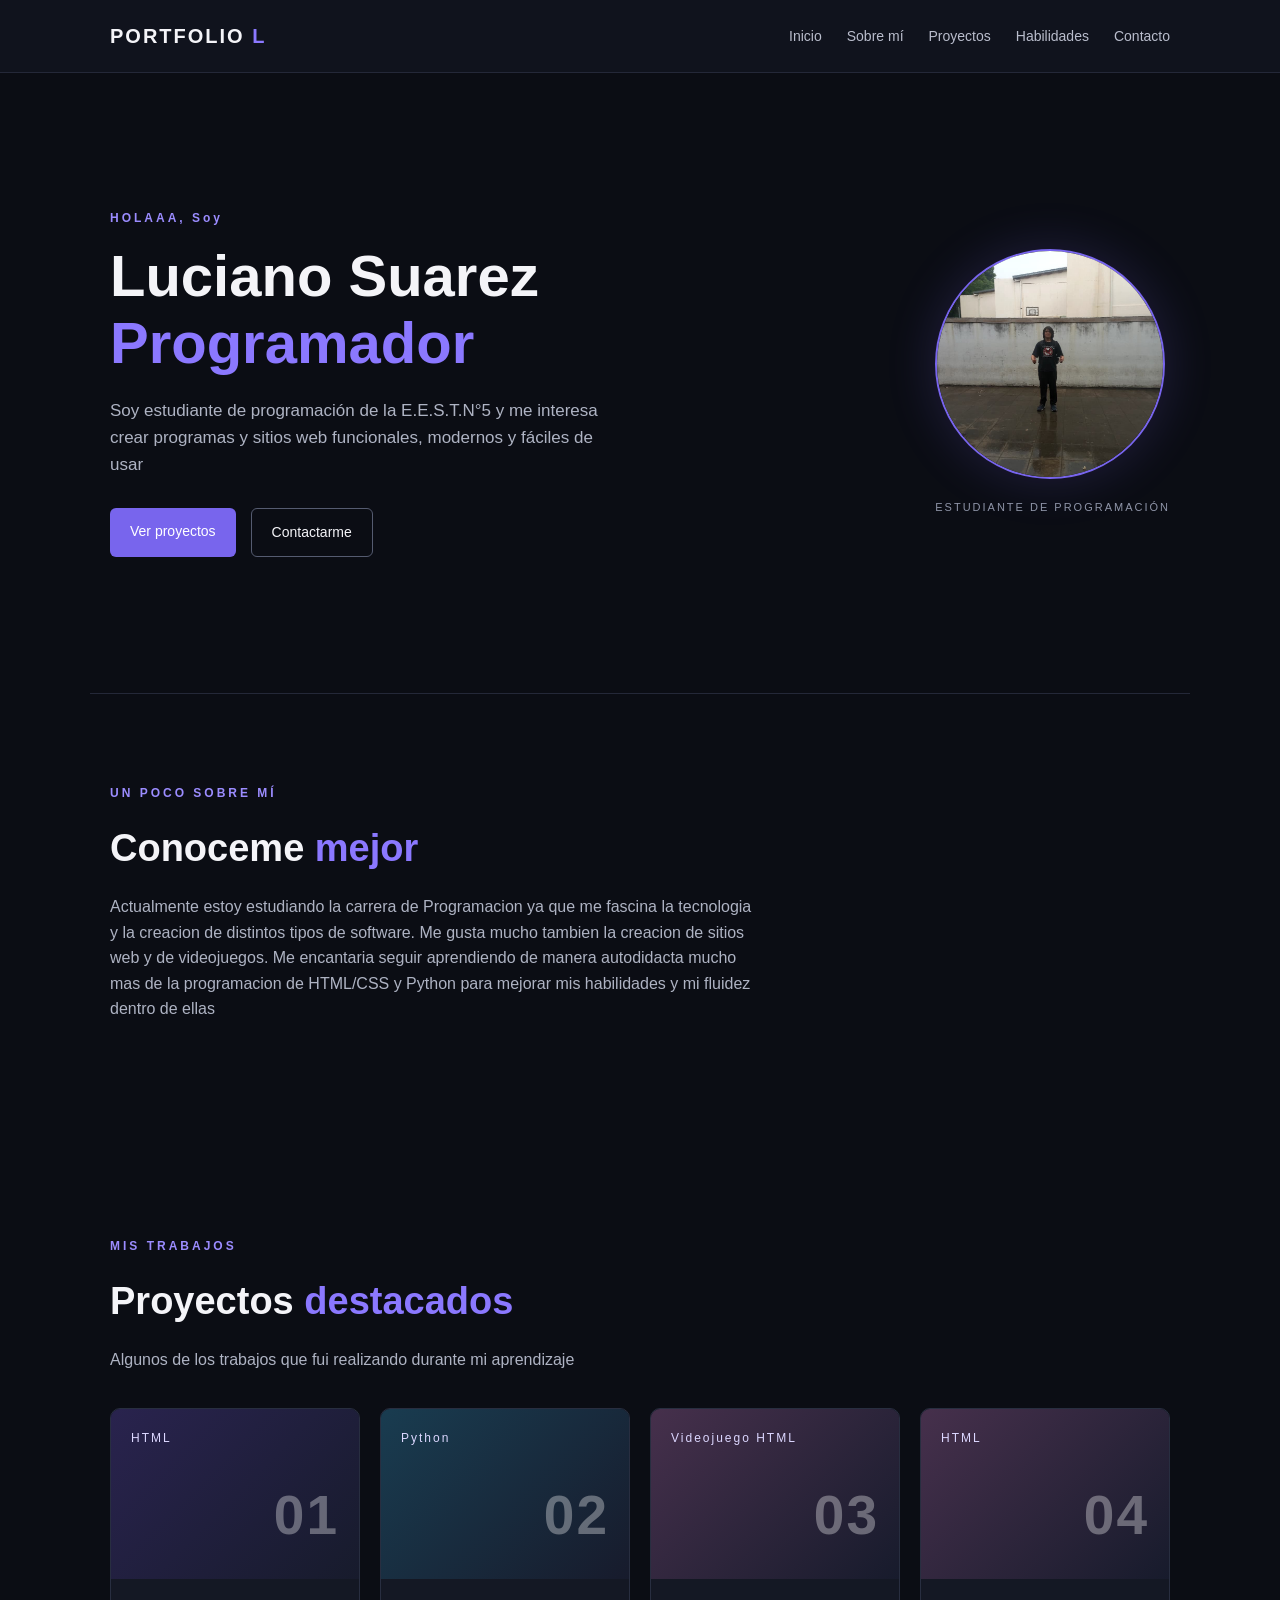
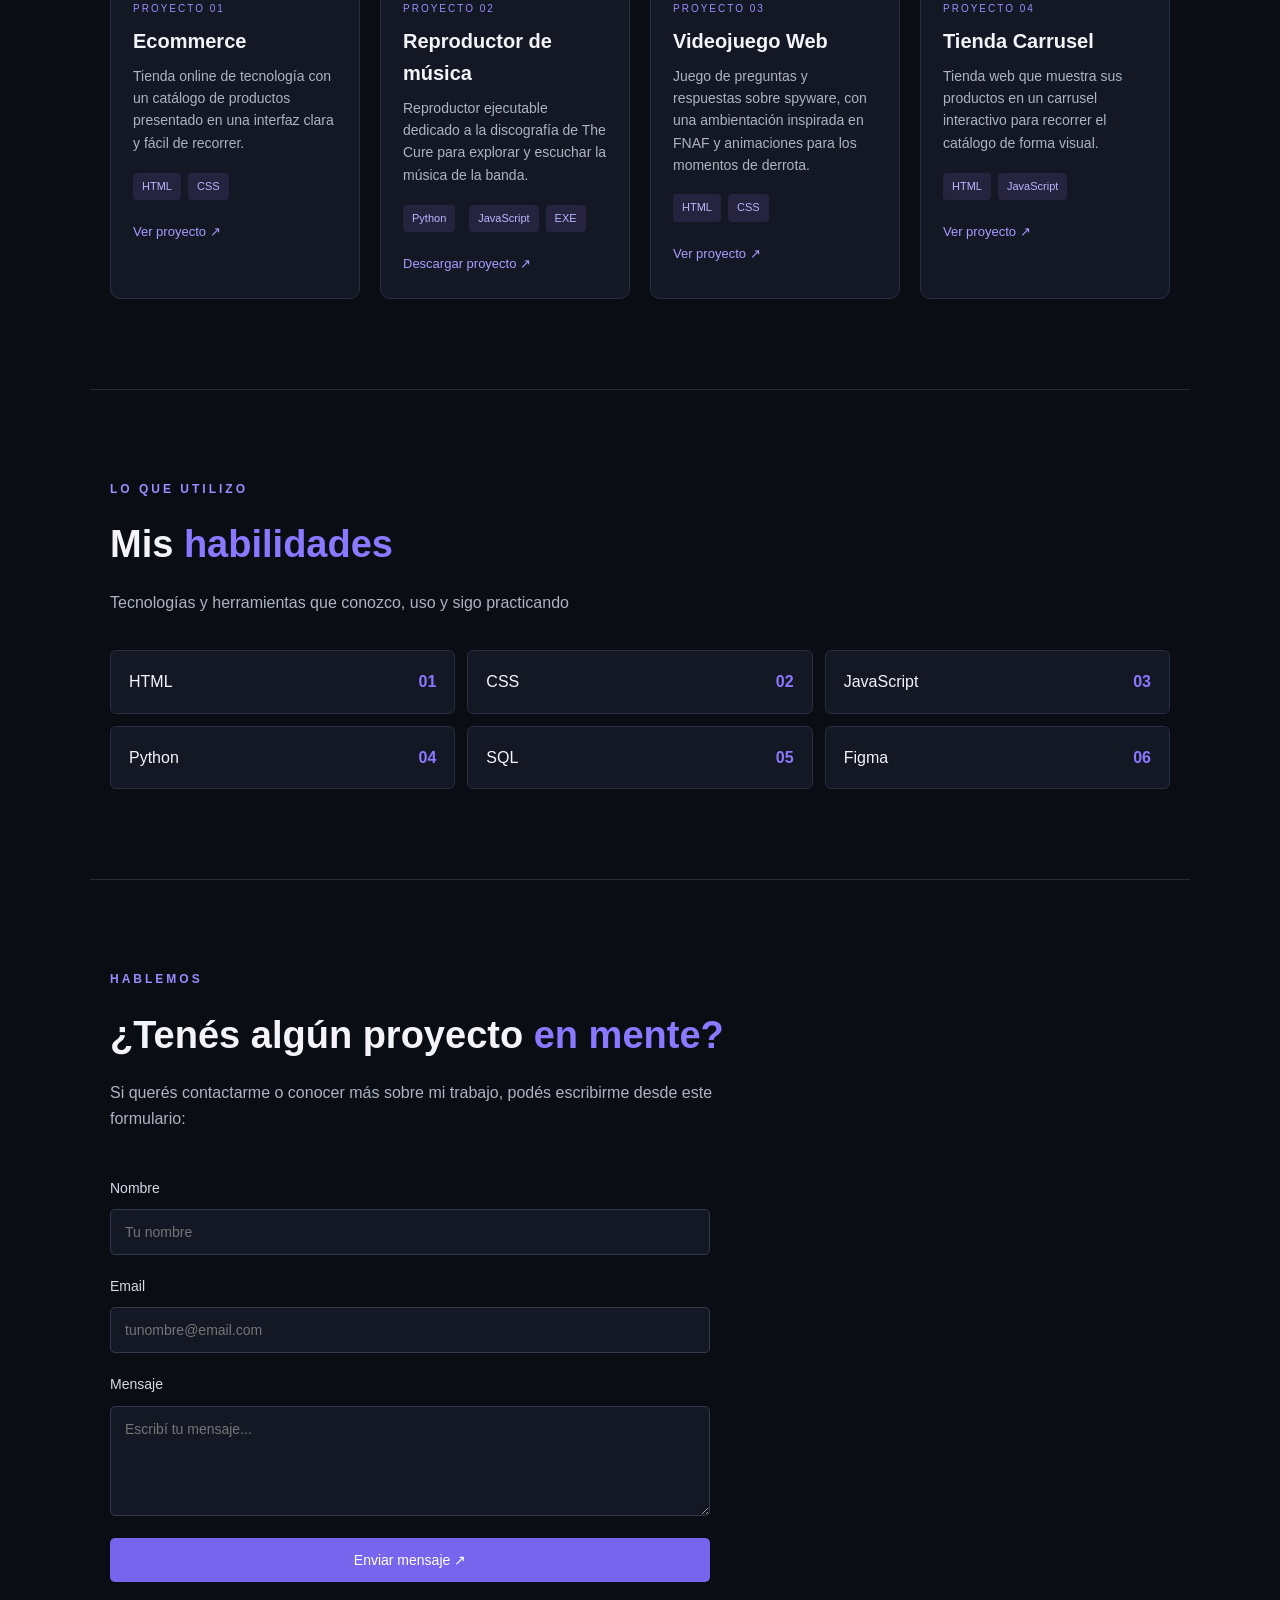
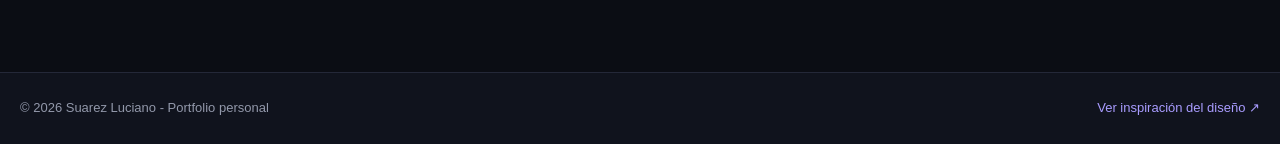
<file: index.html>
<!DOCTYPE html>
<html lang="es">
<head>
    <meta charset="UTF-8">
    <meta name="viewport" content="width=device-width, initial-scale=1.0">
    <title>Luciano | Mi Portfolio</title>
    <link rel="stylesheet" href="style.css">
</head>
<body>

    <header>
        <nav class="navegacion">
            <a class="logo" href="index.html">PORTFOLIO<span> L</span></a>

            <div class="menu">
                <a href="#inicio">Inicio</a>
                <a href="#sobre-mi">Sobre mí</a>
                <a href="#proyectos">Proyectos</a>
                <a href="#habilidades">Habilidades</a>
                <a href="#contacto">Contacto</a>
            </div>
        </nav>
    </header>

    <main>
        <!-- Inicio -->
        <section id="inicio" class="hero">
            <div class="hero-texto">
                <p class="etiqueta">HOLAAA, Soy</p>
                <h1>Luciano Suarez<br><span>Programador</span></h1>
                <p class="descripcion">
                    Soy estudiante de programación de la E.E.S.T.N°5 y me interesa crear programas y sitios web
                    funcionales, modernos y fáciles de usar
                </p>
                <div class="botones">
                    <a class="boton principal" href="#proyectos">Ver proyectos</a>
                    <a class="boton secundario" href="#contacto">Contactarme</a>
                </div>
            </div>

            <div class="hero-lado">
                <div class="circulo">
                    <img src="yo.png" alt="Foto_Luciano">
                </div>
                <p>ESTUDIANTE DE PROGRAMACIÓN</p>
            </div>
        </section>

        <!-- Sobre mi xd -->
        <section id="sobre-mi" class="seccion sobre-mi">
            <p class="etiqueta">UN POCO SOBRE MÍ</p>
            <h2>Conoceme <span>mejor</span></h2>
            <p class="texto-seccion">
                Actualmente estoy estudiando la carrera de Programacion ya que me fascina la tecnologia y la creacion de distintos tipos de software.
                Me gusta mucho tambien la creacion de sitios web y de videojuegos.
                Me encantaria seguir aprendiendo de manera autodidacta mucho mas de la programacion de HTML/CSS y Python para mejorar mis habilidades y mi fluidez dentro de ellas
            </p>
        </section>

        <!-- Los proyectos -->
        <section id="proyectos" class="seccion">
            <p class="etiqueta">MIS TRABAJOS</p>
            <h2>Proyectos <span>destacados</span></h2>
            <p class="texto-seccion">
                Algunos de los trabajos que fui realizando durante mi aprendizaje
            </p>

            <div class="proyectos">
                <article class="tarjeta">
                    <div class="vista vista-uno">
                        <span>HTML</span>
                        <span class="vista-grande">01</span>
                    </div>
                    <div class="tarjeta-contenido">
                        <p class="numero">PROYECTO 01</p>
                        <h3>Ecommerce</h3>
                        <p>
                            Tienda online de tecnología con un catálogo de productos presentado en una interfaz clara y fácil de recorrer.
                        </p>
                        <div class="etiquetas">
                            <span>HTML</span><span>CSS</span>
                        </div>
                        <a href="https://tecnoluchy.netlify.app" class="enlace-proyecto">Ver proyecto ↗</a>
                    </div>
                </article>

                <article class="tarjeta">
                    <div class="vista vista-dos">
                        <span>Python</span>
                        <span class="vista-grande">02</span>
                    </div>
                    <div class="tarjeta-contenido">
                        <p class="numero">PROYECTO 02</p>
                        <h3>Reproductor de música</h3>
                        <p>
                            Reproductor ejecutable dedicado a la discografía de The Cure para explorar y escuchar la música de la banda.
                        </p>
                        <div class="etiquetas">
                            <span>Python</span><br><span>JavaScript</span><span>EXE</span>
                        </div>
                        <a href="https://drive.google.com/file/d/1l2AbU3sVdLF_KUHaHlvMU8gLTKtfqCt0/view?usp=drive_link" class="enlace-proyecto" download>Descargar proyecto ↗</a>
                    </div>
                </article>

                <article class="tarjeta">
                    <div class="vista vista-tres">
                        <span>Videojuego HTML</span>
                        <span class="vista-grande">03</span>
                    </div>
                    <div class="tarjeta-contenido">
                        <p class="numero">PROYECTO 03</p>
                        <h3>Videojuego Web</h3>
                        <p>
                            Juego de preguntas y respuestas sobre spyware, con una ambientación inspirada en FNAF y animaciones para los momentos de derrota.
                        </p>
                        <div class="etiquetas">
                            <span>HTML</span><span>CSS</span>
                        </div>
                        <a href="https://spyware-fnaf.netlify.app" class="enlace-proyecto">Ver proyecto ↗</a>
                    </div>
                </article>

                <article class="tarjeta">
                    <div class="vista vista-tres">
                        <span>HTML</span>
                        <span class="vista-grande">04</span>
                    </div>
                    <div class="tarjeta-contenido">
                        <p class="numero">PROYECTO 04</p>
                        <h3>Tienda Carrusel</h3>
                        <p>
                            Tienda web que muestra sus productos en un carrusel interactivo para recorrer el catálogo de forma visual.
                        </p>
                        <div class="etiquetas">
                            <span>HTML</span><span>JavaScript</span>
                        </div>
                        <a href="https://tienda-carrusel.netlify.app" class="enlace-proyecto">Ver proyecto ↗</a>
                    </div>
                </article>

            </div>
        </section>

        <!-- Habilidades -->
        <section id="habilidades" class="seccion habilidades">
            <p class="etiqueta">LO QUE UTILIZO</p>
            <h2>Mis <span>habilidades</span></h2>
            <p class="texto-seccion">
                Tecnologías y herramientas que conozco, uso y sigo practicando
            </p>

            <div class="lista-habilidades">
                <div class="habilidad"><span>HTML</span><strong>01</strong></div>
                <div class="habilidad"><span>CSS</span><strong>02</strong></div>
                <div class="habilidad"><span>JavaScript</span><strong>03</strong></div>
                <div class="habilidad"><span>Python</span><strong>04</strong></div>
                <div class="habilidad"><span>SQL</span><strong>05</strong></div>
                <div class="habilidad"><span>Figma</span><strong>06</strong></div>
            </div>
        </section>

        <!-- Contacto -->
        <section id="contacto" class="seccion contacto">
            <p class="etiqueta">HABLEMOS</p>
            <h2>¿Tenés algún proyecto <span>en mente?</span></h2>
            <p class="texto-seccion">
                Si querés contactarme o conocer más sobre mi trabajo,
                podés escribirme desde este formulario:
            </p>

            <form action="https://formspree.io/f/xkjrzkaq" method="POST">
                <label for="nombre">Nombre</label>
                <input type="text" id="nombre" name="nombre" placeholder="Tu nombre" required>

                <label for="email">Email</label>
                <input type="email" id="email" name="email" placeholder="tunombre@email.com" required>

                <label for="mensaje">Mensaje</label>
                <textarea id="mensaje" name="mensaje" rows="5" placeholder="Escribí tu mensaje..." required></textarea>

                <button type="submit">Enviar mensaje ↗</button>
            </form>
        </section>
    </main>

    <footer>
        <p>© 2026 Suarez Luciano - Portfolio personal</p>
        <a href="inspiracion.html">Ver inspiración del diseño ↗</a>
    </footer>

</body>
</html>
</file>
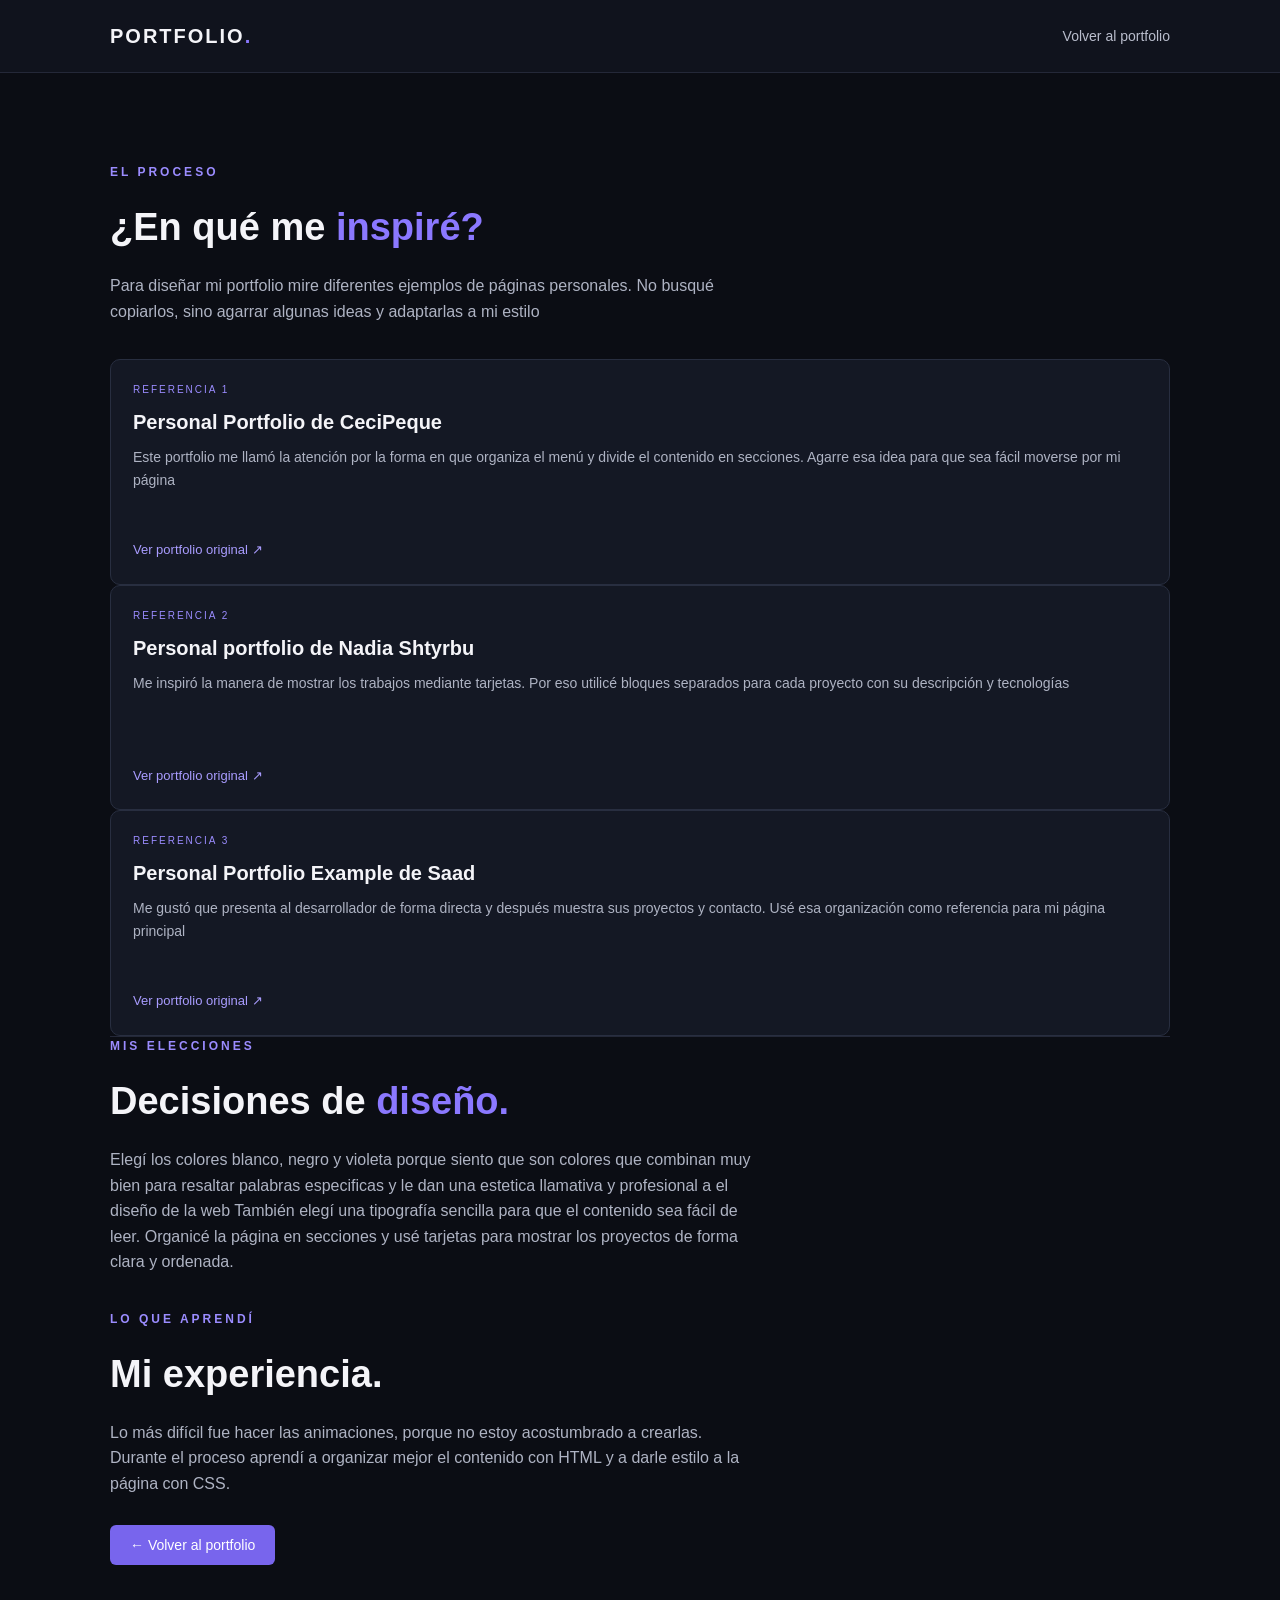
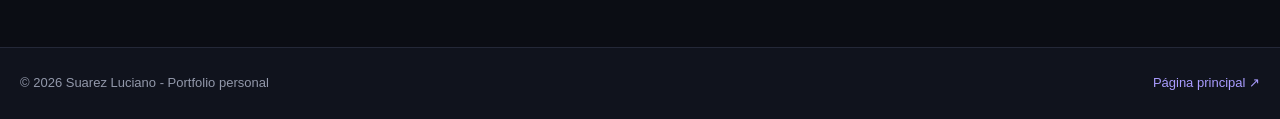
<file: inspiracion.html>
<!DOCTYPE html>
<html lang="es">
<head>
    <meta charset="UTF-8">
    <meta name="viewport" content="width=device-width, initial-scale=1.0">
    <title>Inspiración | Mi Portfolio</title>
    <link rel="stylesheet" href="style.css">
</head>
<body>

    <header>
        <nav class="navegacion">
            <a class="logo" href="index.html">PORTFOLIO<span>.</span></a>
            <div class="menu">
                <a href="index.html">Volver al portfolio</a>
            </div>
        </nav>
    </header>

    <main>
        <section class="seccion">
            <p class="etiqueta">EL PROCESO</p>
            <h2>¿En qué me <span>inspiré?</span></h2>
            <p class="texto-seccion">
                Para diseñar mi portfolio mire diferentes ejemplos de páginas
                personales. No busqué copiarlos, sino agarrar algunas ideas y
                adaptarlas a mi estilo
            </p>

            <article class="tarjeta referencia">
                <div class="tarjeta-contenido">
                    <p class="numero">REFERENCIA 1</p>
                    <h3>Personal Portfolio de CeciPeque</h3>
                    <p>
                        Este portfolio me llamó la atención por la forma en que
                        organiza el menú y divide el contenido en secciones.
                        Agarre esa idea para que sea fácil moverse por mi página
                    </p>
                    <a class="enlace-proyecto" href="https://codepen.io/CeciPeque/pen/PgVzxr" target="_blank">Ver portfolio original ↗</a>
                </div>
            </article>

            <article class="tarjeta referencia">
                <div class="tarjeta-contenido">
                    <p class="numero">REFERENCIA 2</p>
                    <h3>Personal portfolio de Nadia Shtyrbu</h3>
                    <p>
                        Me inspiró la manera de mostrar los trabajos mediante
                        tarjetas. Por eso utilicé bloques separados para cada
                        proyecto con su descripción y tecnologías
                    </p>
                    <a class="enlace-proyecto" href="https://codepen.io/nadia-shtyrbu/pen/pomPpgL" target="_blank">Ver portfolio original ↗</a>
                </div>
            </article>

            <article class="tarjeta referencia">
                <div class="tarjeta-contenido">
                    <p class="numero">REFERENCIA 3</p>
                    <h3>Personal Portfolio Example de Saad</h3>
                    <p>
                        Me gustó que presenta al desarrollador de forma directa
                        y después muestra sus proyectos y contacto. Usé esa
                        organización como referencia para mi página principal
                    </p>
                    <a class="enlace-proyecto" href="https://codepen.io/saad120502/pen/JjOvXZJ" target="_blank">Ver portfolio original ↗</a>
                </div>
            </article>

            <section class="sobre-mi">
                <p class="etiqueta">MIS ELECCIONES</p>
                <h2>Decisiones de <span>diseño.</span></h2>

                <p class="texto-seccion">
                    Elegí los colores blanco, negro y violeta porque siento que son colores que combinan muy bien para resaltar palabras especificas y le dan una estetica llamativa y profesional a el diseño de la web
                    También elegí una tipografía sencilla para que el contenido sea fácil de leer. Organicé la página en secciones y usé tarjetas para mostrar los proyectos de forma clara y ordenada.
                </p>

                <p class="etiqueta">LO QUE APRENDÍ</p>
                <h2>Mi experiencia.</h2>
                <p class="texto-seccion">
                    Lo más difícil fue hacer las animaciones, porque no estoy acostumbrado a crearlas. Durante el proceso aprendí a organizar mejor el contenido con HTML y a darle estilo a la página con CSS.
                </p>
            </section>

            <a class="boton principal" href="index.html">← Volver al portfolio</a>
        </section>
    </main>

    <footer>
        <p>© 2026 Suarez Luciano - Portfolio personal</p>
        <a href="index.html">Página principal ↗</a>
    </footer>

</body>
</html>
</file>
<file: style.css>
/* ESTILOS GENERALES */
* {
    margin: 0;
    padding: 0;
    box-sizing: border-box;
    scroll-behavior: smooth;
}

body {
    background-color: #0b0d14;
    color: #f4f4f8;
    font-family: Arial, Helvetica, sans-serif;
    line-height: 1.6;
}

a {
    color: inherit;
    text-decoration: none;
}

/* MENU */
header {
    width: 100%;
    background-color: #10131d;
    border-bottom: 1px solid #242838;
    position: sticky;
    top: 0;
    z-index: 10;
}

.navegacion {
    max-width: 1100px;
    margin: auto;
    padding: 20px;
    display: flex;
    justify-content: space-between;
    align-items: center;
}

.logo {
    font-size: 20px;
    font-weight: bold;
    letter-spacing: 2px;
}

.logo span, h1 span, h2 span {
    color: #8b78ff;
}

.menu {
    display: flex;
    gap: 25px;
}

.menu a {
    color: #b9bdcc;
    font-size: 14px;
    transition: color 0.3s;
}

.menu a:hover {
    color: #9b8cff;
}

/* PRESENTACION */
.hero {
    max-width: 1100px;
    min-height: 620px;
    margin: auto;
    padding: 100px 20px;
    display: flex;
    justify-content: space-between;
    align-items: center;
    gap: 40px;
    animation: aparecer 1s ease;
}

.etiqueta {
    color: #9b8cff;
    font-size: 12px;
    font-weight: bold;
    letter-spacing: 3px;
    margin-bottom: 15px;
}

.hero h1 {
    font-size: 58px;
    line-height: 1.15;
    margin-bottom: 20px;
}

.descripcion {
    max-width: 500px;
    color: #aeb3c3;
    font-size: 17px;
}

.botones {
    display: flex;
    gap: 15px;
    margin-top: 30px;
}

.boton {
    padding: 12px 20px;
    border-radius: 6px;
    font-size: 14px;
    transition: 0.3s;
}

.principal {
    background-color: #7865ed;
    color: white;
}

.secundario {
    border: 1px solid #555b70;
}

.boton:hover {
    transform: translateY(-4px);
}

.hero-lado {
    text-align: center;
    color: #8f95a8;
    font-size: 11px;
    letter-spacing: 2px;
}

.circulo {
    width: 230px;
    height: 230px;
    border: 2px solid #7865ed;
    border-radius: 50%;
    display: flex;
    justify-content: center;
    align-items: center;
    margin-bottom: 20px;
    box-shadow: 0 0 50px #7865ed33;
    animation: flotar 5s ease-in-out infinite;
}

.circulo span {
    color: #a99cff;
    font-size: 65px;
    font-weight: bold;
}

.circulo img {
    width: 100%;
    height: 100%;
    object-fit: cover;
    border-radius: 50%;
}

/* SECCIONES */
.seccion {
    max-width: 1100px;
    margin: auto;
    padding: 90px 20px;
}

.seccion h2 {
    font-size: 38px;
    margin-bottom: 15px;
}

.texto-seccion {
    max-width: 650px;
    color: #aeb3c3;
    margin-bottom: 35px;
}

.sobre-mi {
    border-top: 1px solid #242838;
}

/* PROYECTOS */
.proyectos {
    display: grid;
    grid-template-columns: repeat(4, 1fr);
    gap: 20px;
}

.tarjeta {
    background-color: #141824;
    border: 1px solid #282e40;
    border-radius: 10px;
    overflow: hidden;
    transition: transform 0.3s, border-color 0.3s;
}

.tarjeta:hover {
    transform: translateY(-8px);
    border-color: #7865ed;
}

.vista {
    height: 170px;
    padding: 20px;
    display: flex;
    flex-direction: column;
    justify-content: space-between;
    color: #dcd7ff;
    font-size: 12px;
    letter-spacing: 2px;
    background: linear-gradient(135deg, #29234e, #171b2c);
}

.vista-dos {
    background: linear-gradient(135deg, #193c50, #171b2c);
}

.vista-tres {
    background: linear-gradient(135deg, #46304c, #171b2c);
}

.vista-grande {
    font-size: 55px;
    font-weight: bold;
    color: #ffffff55;
    text-align: right;
}

.tarjeta-contenido {
    padding: 22px;
}

.numero {
    color: #9b8cff;
    font-size: 10px;
    letter-spacing: 2px;
}

.tarjeta h3 {
    font-size: 20px;
    margin: 8px 0;
}

.tarjeta-contenido > p:not(.numero) {
    color: #aeb3c3;
    font-size: 14px;
    min-height: 90px;
}

.etiquetas {
    display: flex;
    flex-wrap: wrap;
    gap: 7px;
    margin: 18px 0;
}

.etiquetas span {
    background-color: #25233e;
    color: #bdb3ff;
    padding: 5px 9px;
    border-radius: 4px;
    font-size: 11px;
}

.enlace-proyecto {
    color: #a99cff;
    font-size: 13px;
}

/* HABILIDADES */
.habilidades {
    border-top: 1px solid #242838;
}

.lista-habilidades {
    display: grid;
    grid-template-columns: repeat(3, 1fr);
    gap: 12px;
}

.habilidad {
    padding: 18px;
    background-color: #141824;
    border: 1px solid #282e40;
    border-radius: 6px;
    display: flex;
    justify-content: space-between;
}

.habilidad strong {
    color: #8b78ff;
}

/* CONTACTO */
.contacto {
    border-top: 1px solid #242838;
}

form {
    max-width: 600px;
    display: flex;
    flex-direction: column;
    gap: 10px;
}

form label {
    color: #d7d9e3;
    font-size: 14px;
    margin-top: 10px;
}

input, textarea {
    width: 100%;
    padding: 14px;
    background-color: #141824;
    border: 1px solid #34394c;
    border-radius: 5px;
    color: white;
    font-family: Arial, sans-serif;
    font-size: 14px;
}

input:focus, textarea:focus {
    outline: 1px solid #8b78ff;
}

form button {
    margin-top: 12px;
    padding: 14px;
    background-color: #7865ed;
    border: none;
    border-radius: 5px;
    color: white;
    font-size: 14px;
    cursor: pointer;
    transition: background-color 0.3s;
}

form button:hover {
    background-color: #5e4bc9;
}

/* PIE DE PAGINA */
footer {
    padding: 25px 20px;
    background-color: #10131d;
    border-top: 1px solid #242838;
    display: flex;
    justify-content: space-between;
    gap: 15px;
    color: #9298aa;
    font-size: 13px;
}

footer a {
    color: #a99cff;
}

/* ANIMACIONES */
@keyframes aparecer {
    from {
        opacity: 0;
        transform: translateY(20px);
    }
    to {
        opacity: 1;
        transform: translateY(0);
    }
}

@keyframes flotar {
    0%, 100% {
        transform: translateY(0);
    }
    50% {
        transform: translateY(-100px);
    }
}

/* ADAPTACION A CELULARES */
@media (max-width: 800px) {
    .navegacion {
        flex-direction: column;
        gap: 15px;
    }

    .menu {
        flex-wrap: wrap;
        justify-content: center;
        gap: 15px;
    }

    .hero {
        flex-direction: column;
        text-align: center;
        padding: 70px 20px;
    }

    .hero h1 {
        font-size: 42px;
    }

    .descripcion {
        margin: auto;
    }

    .botones {
        justify-content: center;
    }

    .proyectos {
        grid-template-columns: 1fr;
    }

    .lista-habilidades {
        grid-template-columns: repeat(2, 1fr);
    }

    .hero-lado {
        margin-top: 30px;
    }
}

@media (max-width: 500px) {
    .seccion h2 {
        font-size: 30px;
    }

    .lista-habilidades {
        grid-template-columns: 1fr;
    }

    footer {
        flex-direction: column;
        text-align: center;
    }
}
</file>
